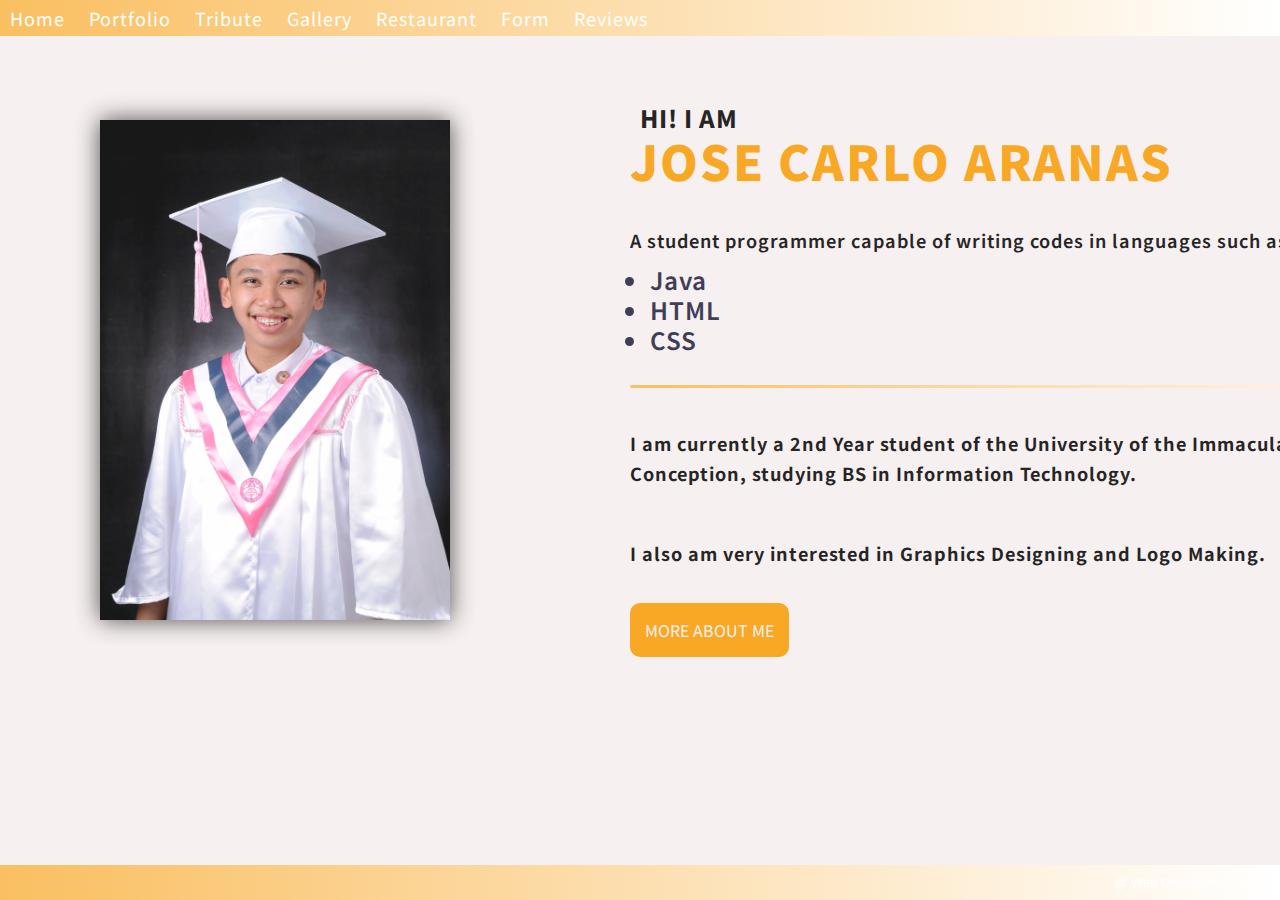
<file: index.html>
<!DOCTYPE html>
<html lang="en">

<head>
    <meta charset="UTF-8">
    <meta http-equiv="X-UA-Compatible" content="IE=edge">
    <meta name="viewport" content="width=device-width, initial-scale=1.0">
    <title>Carlo Aranas - Digital Portfolio</title>
    <link rel="stylesheet" href="index.css">
</head>

<body>
    <section>
        <header>
            <div class="fixed-header">
                <nav>
                    <a href="index.html">Home</a>
                    <a href="https://carloaranas.github.io/josecarloaranas/portfolio.html#">Portfolio</a>
                    <a href="demopages/tribute/tribute.html">Tribute</a>
                    <a href="demopages/gallery/gallery.html">Gallery</a>
                    <a href="demopages/restaurant/myrestaurant.html">Restaurant</a>
                    <a href="demopages/form/vaccination.html">Form</a>
                    <a href="myreviewonecmascript.html">Reviews</a>
                </nav>
            </div>
        </header>
        <tbody>
            <tr>
                <div class="row">
                    <td>
                        <div class="creator-img" class="column">
                            <img src="carlo.jpg" width="350px" height="500px" alt="A picture of Jose Carlo Aranas" />
                        </div>
                    </td>
                    <td>
                        <div class="rectangle" class="column"></div>
                    </td>
                    <td>
                        <div class="column">
                            <p>
                            <h2>HI! I AM</h2>
                            <h1>JOSE CARLO ARANAS</h1>
                            <h3>A student programmer capable of writing codes in languages such as:</h3>
                                <ul>
                                    <li>Java</li>
                                    <li>HTML</li>
                                    <li>CSS</li>
                                </ul>
                            <div class="rectangle2" class="column"></div>
                            <h4>I am currently a 2nd Year student of the University of the Immaculate Conception, studying BS in Information Technology.</h4>
                            <h4>I also am very interested in Graphics Designing and Logo Making.</h4>
                            <div class="rectangle3" class="column"></div>
                            </p>
                            <div id="aboutme">
                                <a href="https://carloaranas.github.io/josecarloaranas/portfolio.html#" class="aboutme">MORE ABOUT ME</a>                               
                            </div>
                        </div>
                    </td>
                </div>
            </tr>

        </tbody>
        <div class="fixed-footer">
            <div class="container">@ Web Development 2021</div>
        </div>
    </section>
</body>

</html>
</file>
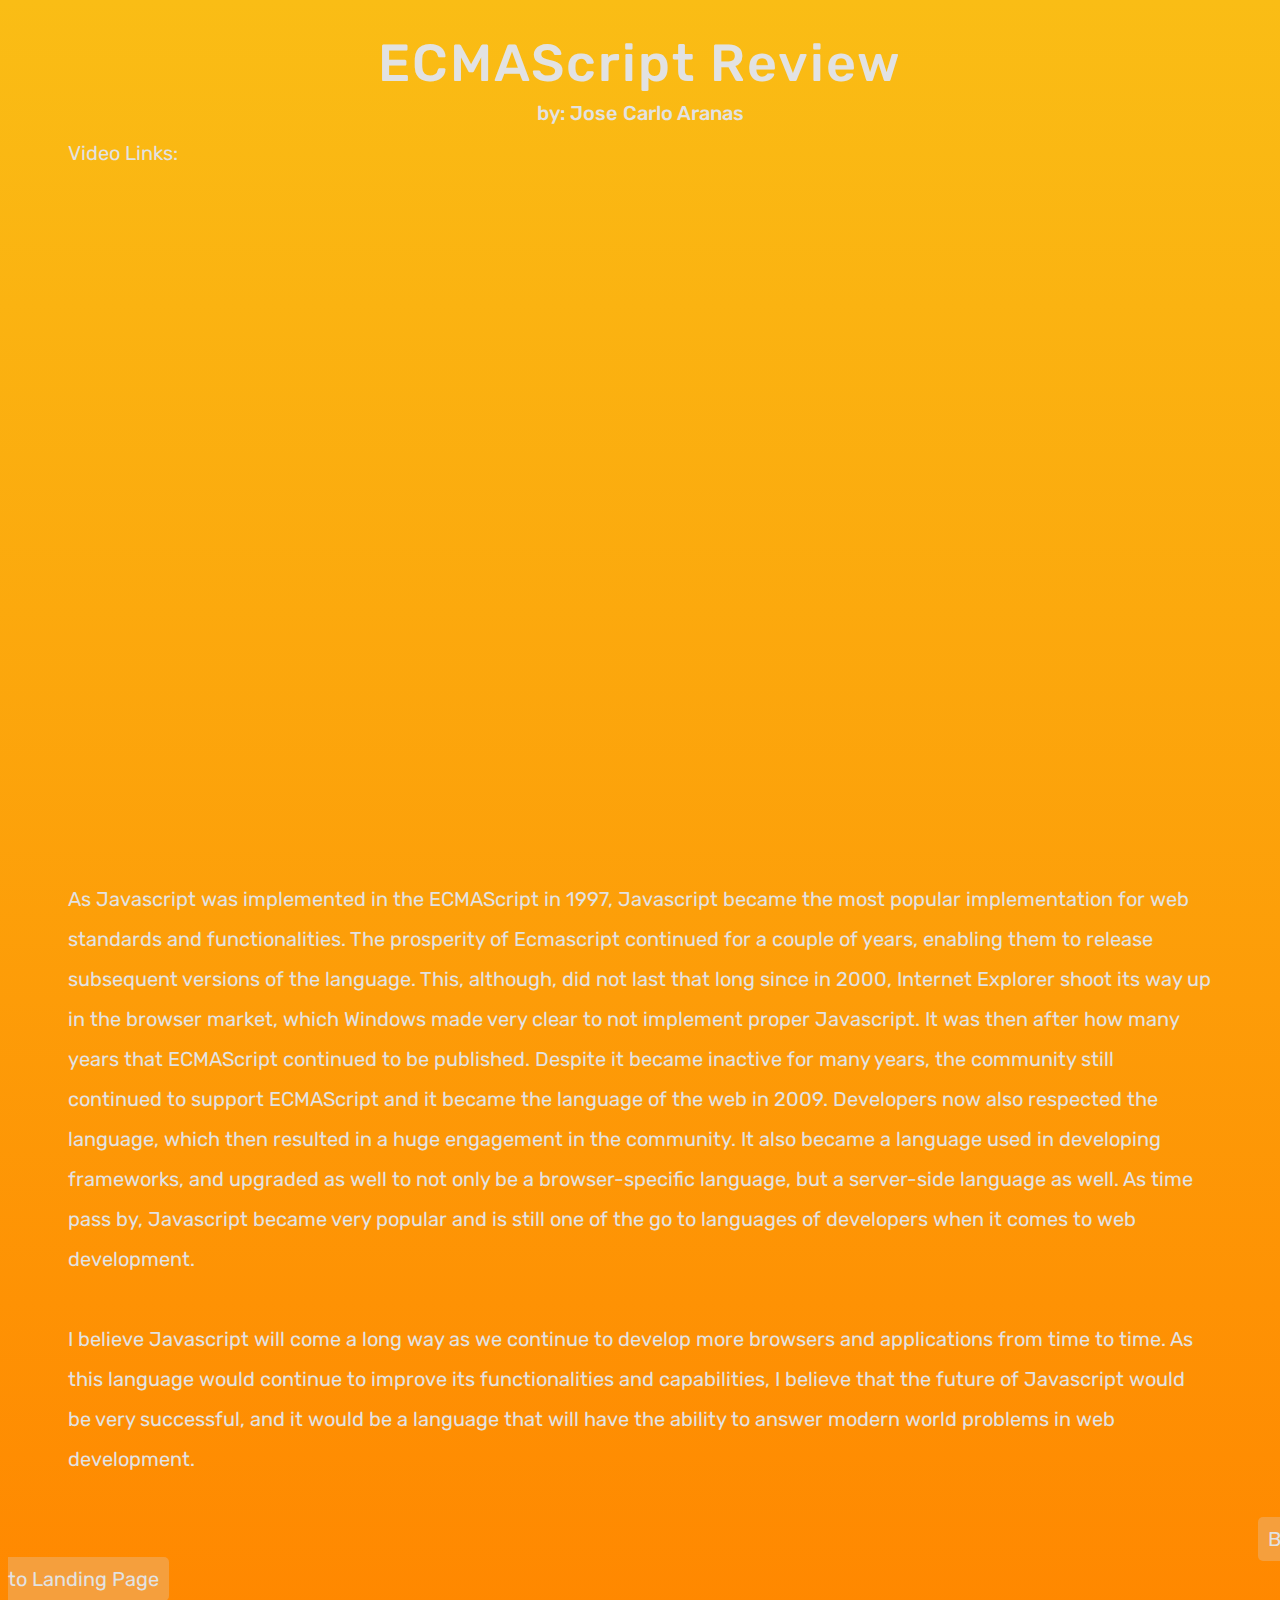
<file: myreviewonecmascript.html>
<!DOCTYPE html>
<html lang="en">
<head>
    <meta charset="UTF-8">
    <meta http-equiv="X-UA-Compatible" content="IE=edge">
    <meta name="viewport" content="width=device-width, initial-scale=1.0">
    <title>ECMAScript Review</title>
    <link rel="stylesheet" href="myreviewonecmascript.css">
</head>

<body>
    <div id="main">
        <h1 id="title">ECMAScript Review</h1>
        <h6 id="creator">by: Jose Carlo Aranas</h6>
    </div>

    <div>
        <h3>Video Links:</h3>
        <iframe width="400px" height="300px" src="https://www.youtube.com/embed/NQUjEo9iqfo" 
        title="YouTube video player" frameborder="0" allow="accelerometer; autoplay; clipboard-write; encrypted-media; gyroscope; picture-in-picture" allowfullscreen=""></iframe>
        <iframe width="400px" height="300px" src="https://www.youtube.com/embed/Nda34efbxhM" 
        title="YouTube video player" frameborder="0" allow="accelerometer; autoplay; clipboard-write; encrypted-media; gyroscope; picture-in-picture" allowfullscreen=""></iframe>
        <iframe width="400px" height="300px" src="https://www.youtube.com/embed/YG4-l3VaOWc" 
        title="YouTube video player" frameborder="0" allow="accelerometer; autoplay; clipboard-write; encrypted-media; gyroscope; picture-in-picture" allowfullscreen=""></iframe>
    </div>

    <p>As Javascript was implemented in the ECMAScript in 1997, Javascript became the most popular implementation for web standards and functionalities. The prosperity of Ecmascript continued for a couple of years, enabling them to release subsequent versions of the language. This, although, did not last that long since in 2000, Internet Explorer shoot its way up in the browser market, which Windows made very clear to not implement proper Javascript. It was then after how many years that ECMAScript continued to be published. Despite it became inactive for many years, the community still continued to support ECMAScript and it became the language of the web in 2009. Developers now also respected the language, which then resulted in a huge engagement in the community. It also became a language used in developing frameworks, and upgraded as well to not only be a browser-specific language, but a server-side language as well. As time pass by, Javascript became very popular and is still one of the go to languages of developers when it comes to web development.</p>
    <p>I believe Javascript will come a long way as we continue to develop more browsers and applications from time to time. As this language would continue to improve its functionalities and capabilities, I believe that the future of Javascript would be very successful, and it would be a language that will have the ability to answer modern world problems in web development.</p>

    <div id="back">
        <a href="index.html">Back to Landing Page</a>
    </div>

</body>

</html>
</file>
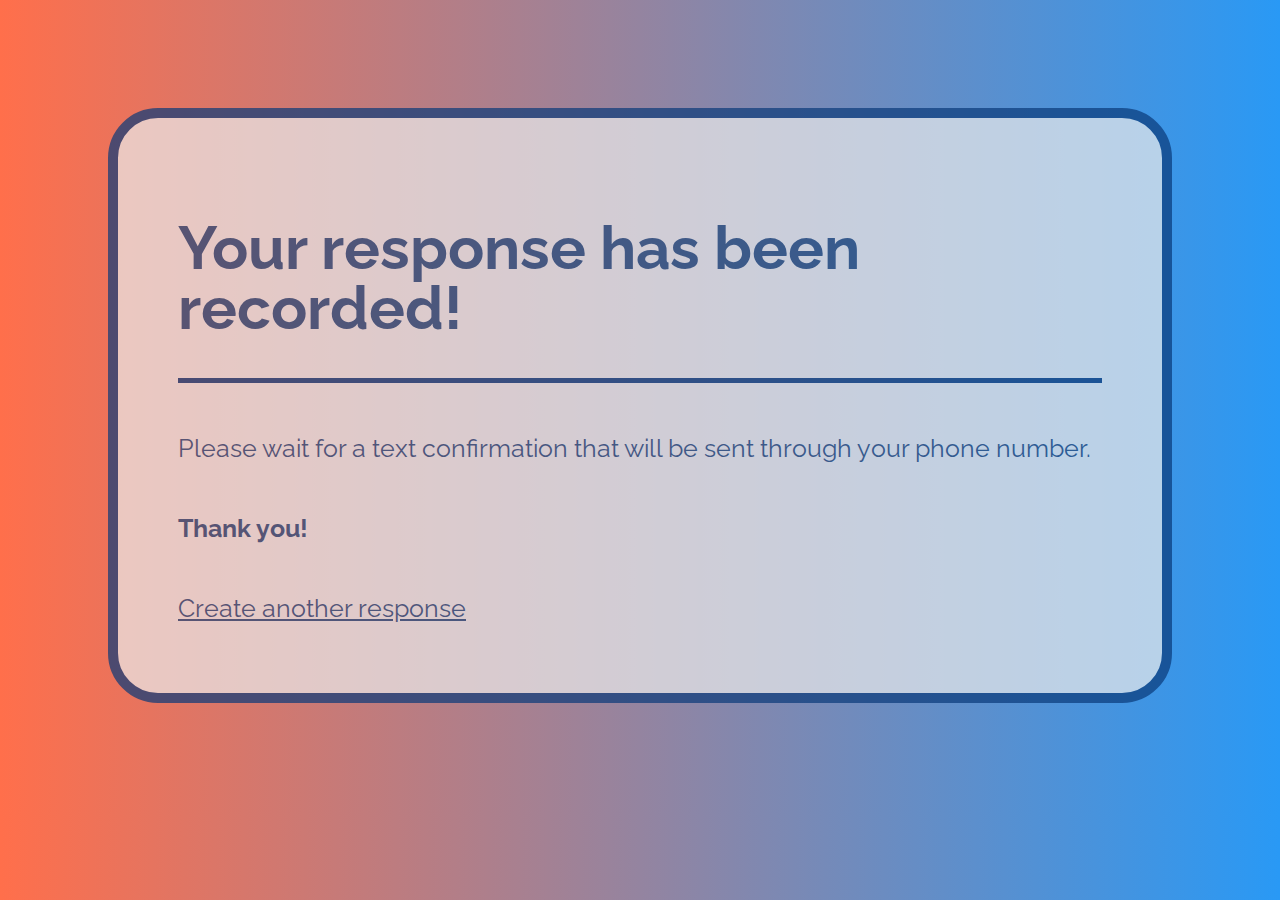
<file: demopages/form/results.html>
<!DOCTYPE html>
<html lang="en">

<head>
    <meta charset="UTF-8">
    <meta http-equiv="X-UA-Compatible" content="IE=edge">
    <meta name="viewport" content="width=device-width, initial-scale=1.0">
    <title>Demo Results</title>
    <link rel="stylesheet" href="vaccination.css">
</head>

<body>
    <form>
        <div>
            <h1>Your response has been recorded!</h1> 
            Please wait for a text confirmation that will be sent through your phone number.            
        </div>
        <div><strong>Thank you!</strong></div>
        <div id="results">
            <a href="vaccination.html">Create another response</a>
        </div>
    </form>
</body>

</html>
</file>
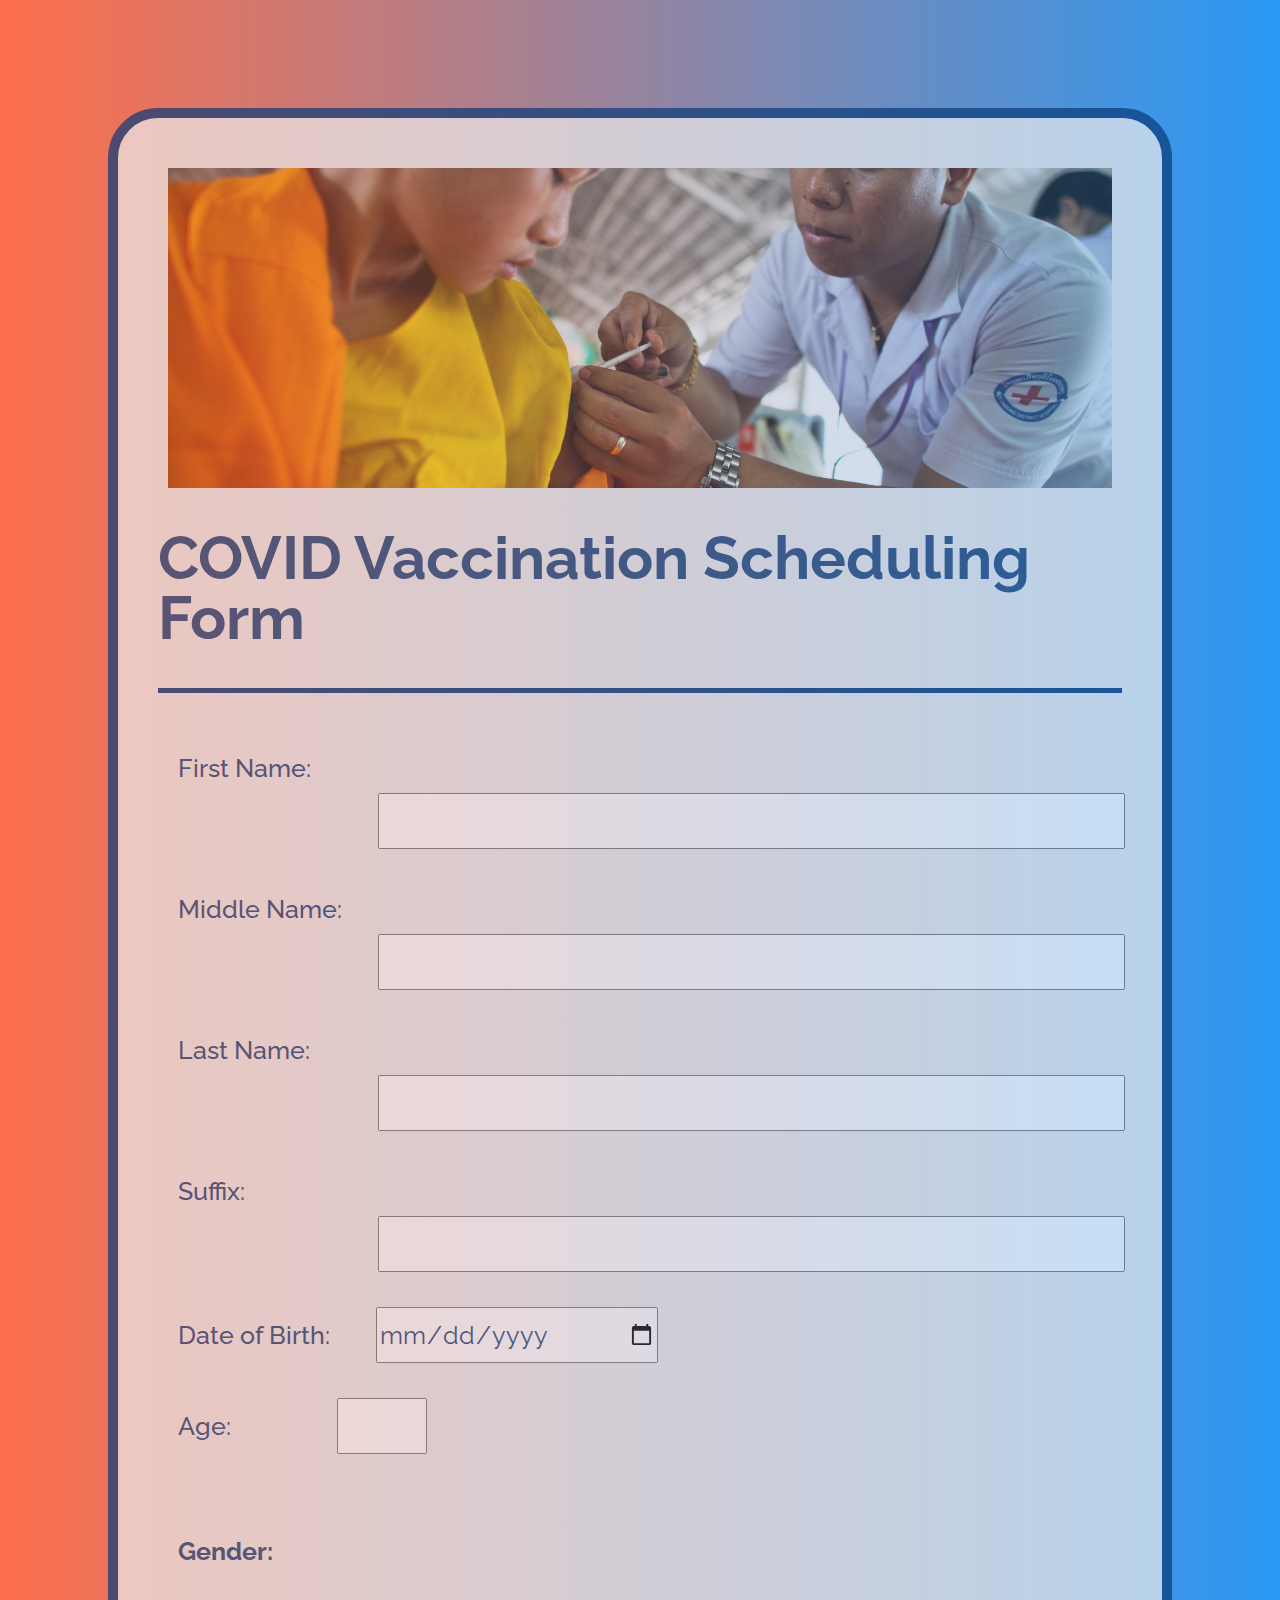
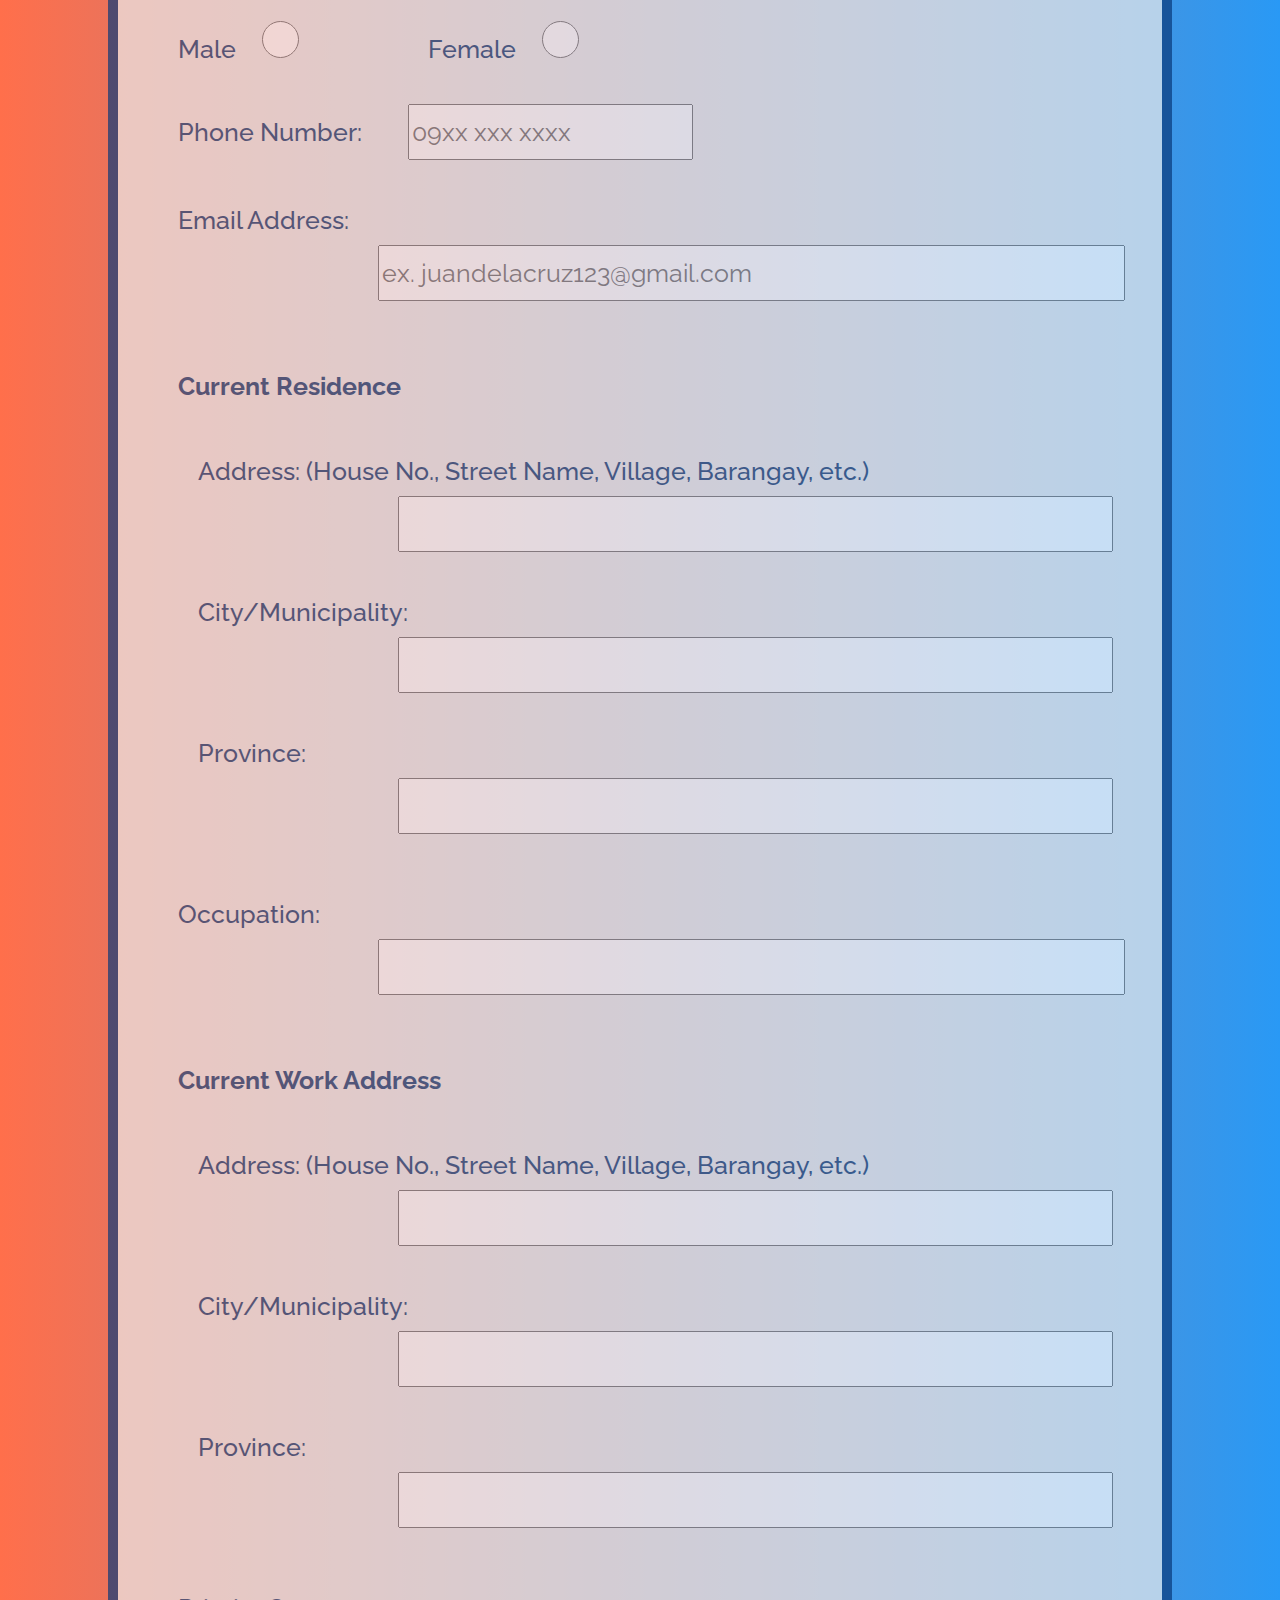
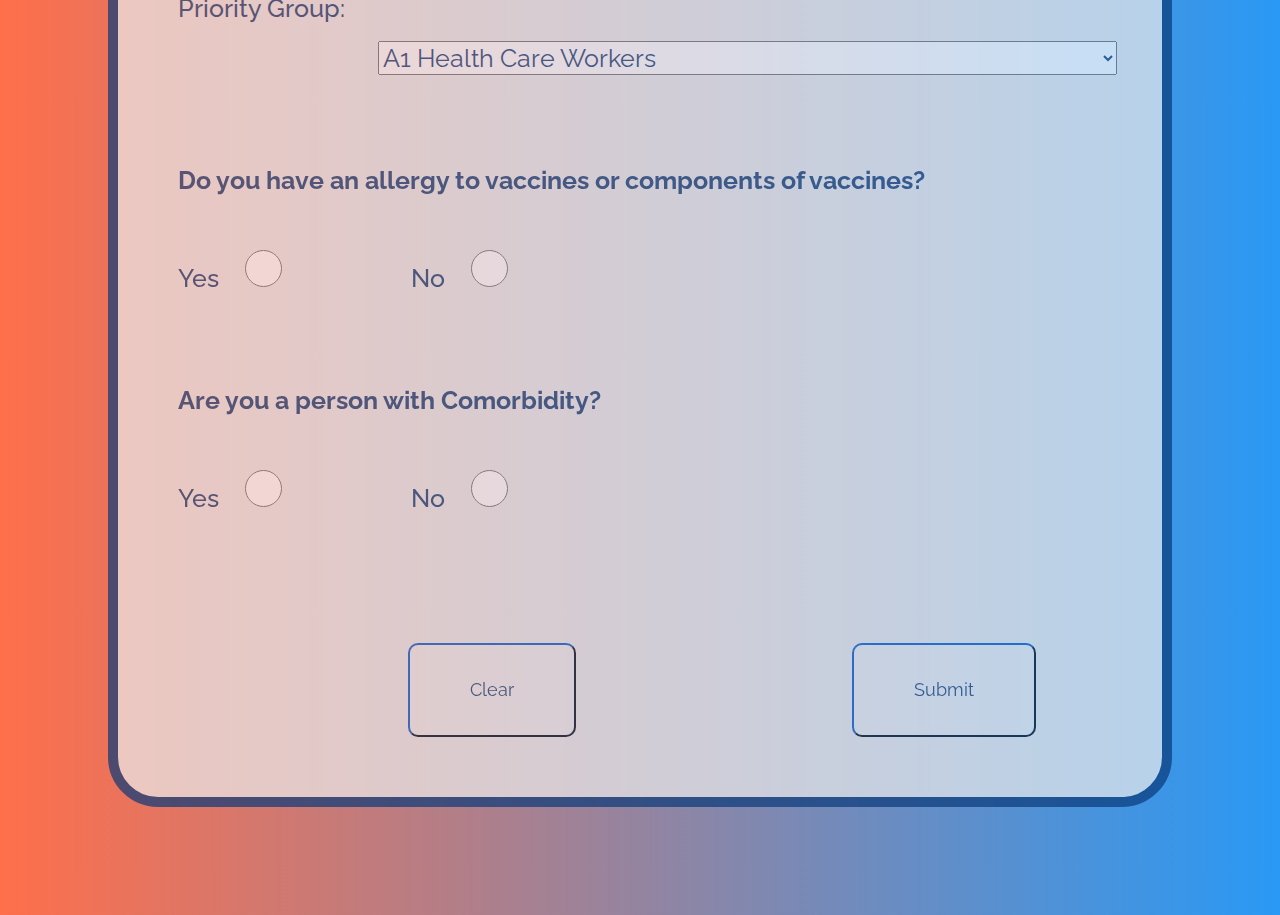
<file: demopages/form/vaccination.html>
<!DOCTYPE html>
<html lang="en">

<head>
    <meta charset="UTF-8">
    <meta http-equiv="X-UA-Compatible" content="IE=edge">
    <meta name="viewport" content="width=device-width, initial-scale=1.0">
    <title>Vaccination Form</title>
    <link rel="stylesheet" href="vaccination.css">
</head>

<body>
    <form action="results.html" method="GET">
        <div class="image">
        </div>

        <h1>COVID Vaccination Scheduling Form</h1>

        <div>
            <label for="first name">First Name:</label>
            <input type="text" name="first name" id="first name" required>
        </div>

        <div>
            <label for="middle name">Middle Name:</label>
            <input type="text" name="middle name" id="middle name" required>
        </div>

        <div>
            <label for="last name">Last Name:</label>
            <input type="text" name="last name" id="last name" required>
        </div>

        <div>
            <label for="suffix">Suffix:</label>
            <input type="text" name="suffix" id="suffix">
        </div>

        <div>
            <label for="date">Date of Birth:</label>
            <input type="date" name="date" id="date" placeholder="username" required>
        </div>

        <div>
            <label for="age">Age:</label>
            <input type="number" name="age" id="age" min="1" max="150" step="1" required>
        </div>

        <div>
            <h5>Gender:</h5>
            <label for="male">Male</label>
            <input type="radio" name="gender" id="male" value="male">
            <label for="female">Female</label>
            <input type="radio" name="gender" id="female" value="female">
        </div>

        <div>
            <label for="phone">Phone Number:</label>
            <input type="tel" name="phone" id="phone" placeholder="09xx xxx xxxx" required>
        </div>

        <div>
            <label for="email">Email Address:</label>
            <input type="email" name="email" id="email" placeholder="ex. juandelacruz123@gmail.com" required>
        </div>

        <div>
            <h3>Current Residence</h3>

            <div>
                <label for="address">Address: (House No., Street Name, Village, Barangay, etc.)</label>
                <input type="text" name="address" id="address" required>
            </div>

            <div>
                <label for="city/municipality">City/Municipality:</label>
                <input type="text" name="city/municipality" id="city/municipality" required>
            </div>

            <div>
                <label for="province">Province:</label>
                <input type="text" name="province" id="province" required>
            </div>

        </div>

        <div>
            <label for="occupation">Occupation:</label>
            <input type="text" name="occupation" id="occupation" required>
        </div>

        <div>
            <h3>Current Work Address</h3>

            <div>
                <label for="work address">Address: (House No., Street Name, Village, Barangay, etc.)</label>
                <input type="text" name="work address" id="work address" required>
            </div>

            <div>
                <label for="work city/municipality">City/Municipality:</label>
                <input type="text" name="work city/municipality" id="work city/municipality" required>
            </div>

            <div>
                <label for="work province">Province:</label>
                <input type="text" name="work province" id="work province" required>
            </div>

        </div>

        <div>
            <label for="priority group">Priority Group:</label>
            <select type="text" name="priority group" id="priority group" placeholder="Select Priority Group" required>
                <option value="A1">A1 Health Care Workers</option>
                <option value="A2">A2 Senior Citizens</option>
                <option value="A3">A3 Adult with Comorbidity</option>
                <option value="A4">A4 Frontline Personnel in Essential Sector</option>
                <option value="A5">A5 Poor Population</option>
                <option value="B1">B1 Teachers and Social Workers</option>
                <option value="B2">B2 Other Government Workers</option>
                <option value="B3">B3 Other Essential Workers</option>
                <option value="B4">B4 Socio-Demographic Groups</option>
                <option value="B5">B5 Overseas Filipino Workers</option>
                <option value="B6">B6 Other Remaining Workforce</option>
                <option value="C">C Rest of the Population</option>
            </select>    
        </div>

        <div>
            <h5>Do you have an allergy to vaccines or components of vaccines?</h5>
            <label for="yes">Yes</label>
            <input type="radio" name="allergy" id="yes" value="yes">
            <label for="no">No</label>
            <input type="radio" name="allergy" id="no" value="no">
        </div>

        <div>
            <h5>Are you a person with Comorbidity?</h5>
            <label for="yes">Yes</label>
            <input type="radio" name="comorbidity" id="yes" value="yes">
            <label for="no">No</label>
            <input type="radio" name="comorbidity" id="no" value="no">
        </div>

        <button type="reset">Clear</button>

        <button type="submit">Submit</button>

    </form>
</body>

</html>
</file>
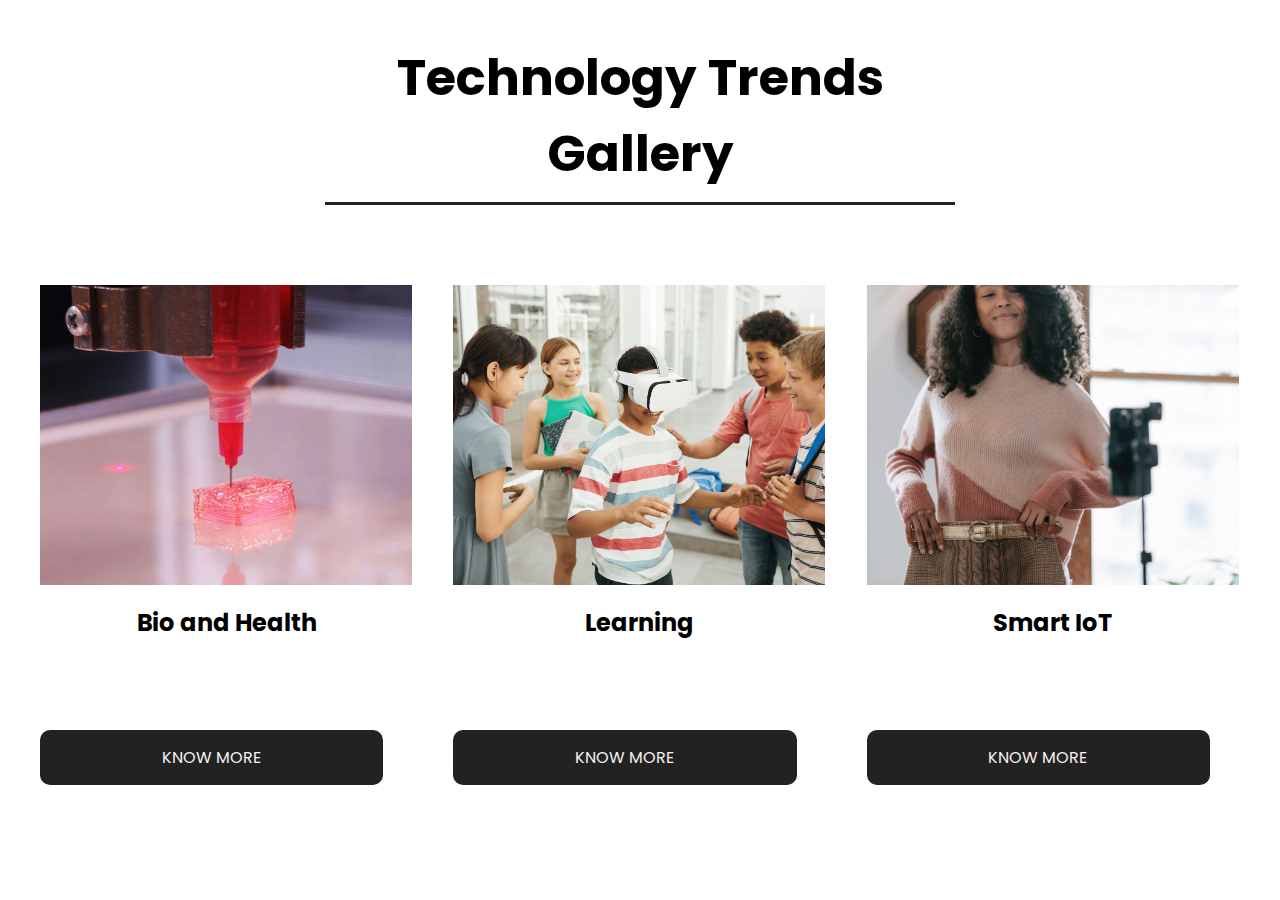
<file: demopages/gallery/gallery.html>
<!DOCTYPE html>
<html lang="en">

<head>
    <title>Techonology Trends Gallery</title>
    <link rel="stylesheet" type="text/css" href="gallery.css">
</head>

<body>
    <div class="container">
        <div class="heading">
            <h3>Technology Trends Gallery</h3>
        </div>

        <section class="items">
            <div class="item">
                <img src="biohealth1.jpg" />
                <h4>Bio and Health</h4>
                <div id="biohealth">
                    <a href="https://carloaranas.github.io/josecarloaranas/demopages/trends/biohealth.html" class="biohealth">KNOW MORE</a>                               
                </div>
            </div>
            
            <div class="item">
                <img src="learning3.jpg" />
                <h4>Learning</h4>
                <div id="learning">
                    <a href="https://carloaranas.github.io/josecarloaranas/demopages/trends/learning.html" class="learning">KNOW MORE</a>                               
                </div>
            </div>
            
            <div class="item">
                <img src="iot2.jpg" />
                <h4>Smart IoT</h4>
                <div id="iot">
                    <a href="https://carloaranas.github.io/josecarloaranas/demopages/trends/iot.html" class="iot">KNOW MORE</a>                               
                </div>
            </div>   
        </section>
    </div>

</body>

</html>
</file>
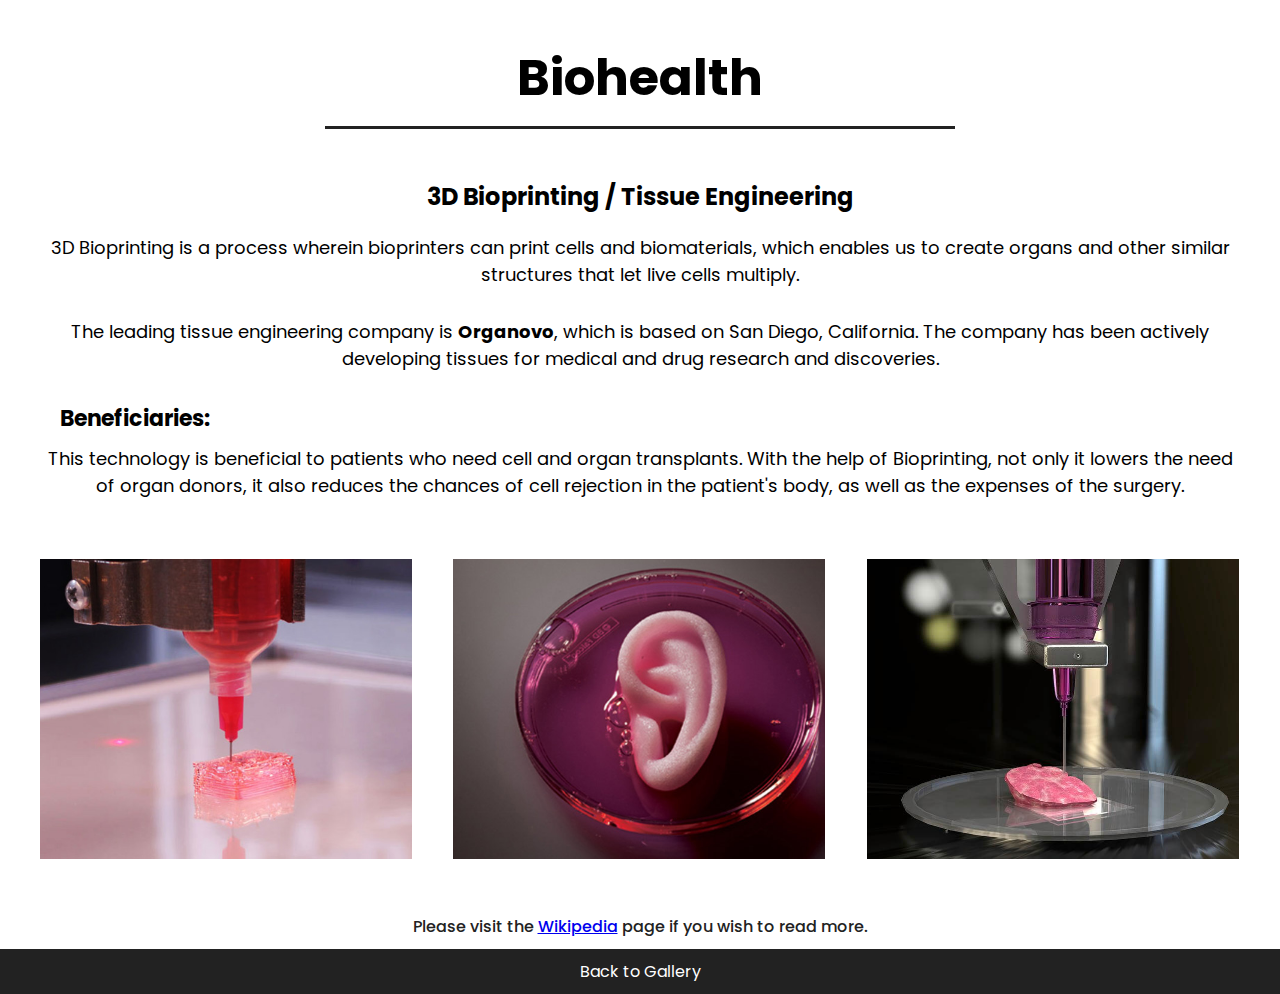
<file: demopages/trends/biohealth.html>
<!DOCTYPE html>
<html lang="en">

<head>
    <title>Bio and Health Technology</title>
    <link rel="stylesheet" type="text/css" href="biohealth.css">
</head>

<body>
    <div class="container">
        <div class="heading">
            <h3>Biohealth</h3>
        </div>

        <div class="info">
            <h4>3D Bioprinting / Tissue Engineering</h4>
            <p>3D Bioprinting is a process wherein bioprinters can print cells and biomaterials, which enables us to create organs and other similar structures that let live cells multiply.</p>
           
            <p>The leading tissue engineering company is <strong>Organovo</strong>, which is based on San Diego, California. The company has been actively developing tissues for medical and drug research and discoveries.</p>
            
            <h5>Beneficiaries:</h5>
            <p>This technology is beneficial to patients who need cell and organ transplants. With the help of Bioprinting, not only it lowers the need of organ donors, it also reduces the chances of cell rejection in the patient's body, as well as the expenses of the surgery.</p>

        </div>

        <section class="items">
            <div class="item">
                <img src="biohealth1.jpg" />
            </div>
            <div class="item">
                <img src="biohealth2.jpg" />
            </div>
            <div class="item">
                <img src="biohealth3.jpg" />
            </div>
        </section>
    </div>

    <footer>Please visit the <a class="wikipedia" href="https://en.wikipedia.org/wiki/3D_bioprinting" id="tribute-link" target="_blank">Wikipedia</a> page if you wish to read more.</footer>

    <div id="back">
        <a href="https://carloaranas.github.io/josecarloaranas/demopages/gallery/gallery.html">Back to Gallery</a>
    </div>

</body>

</html>
</file>
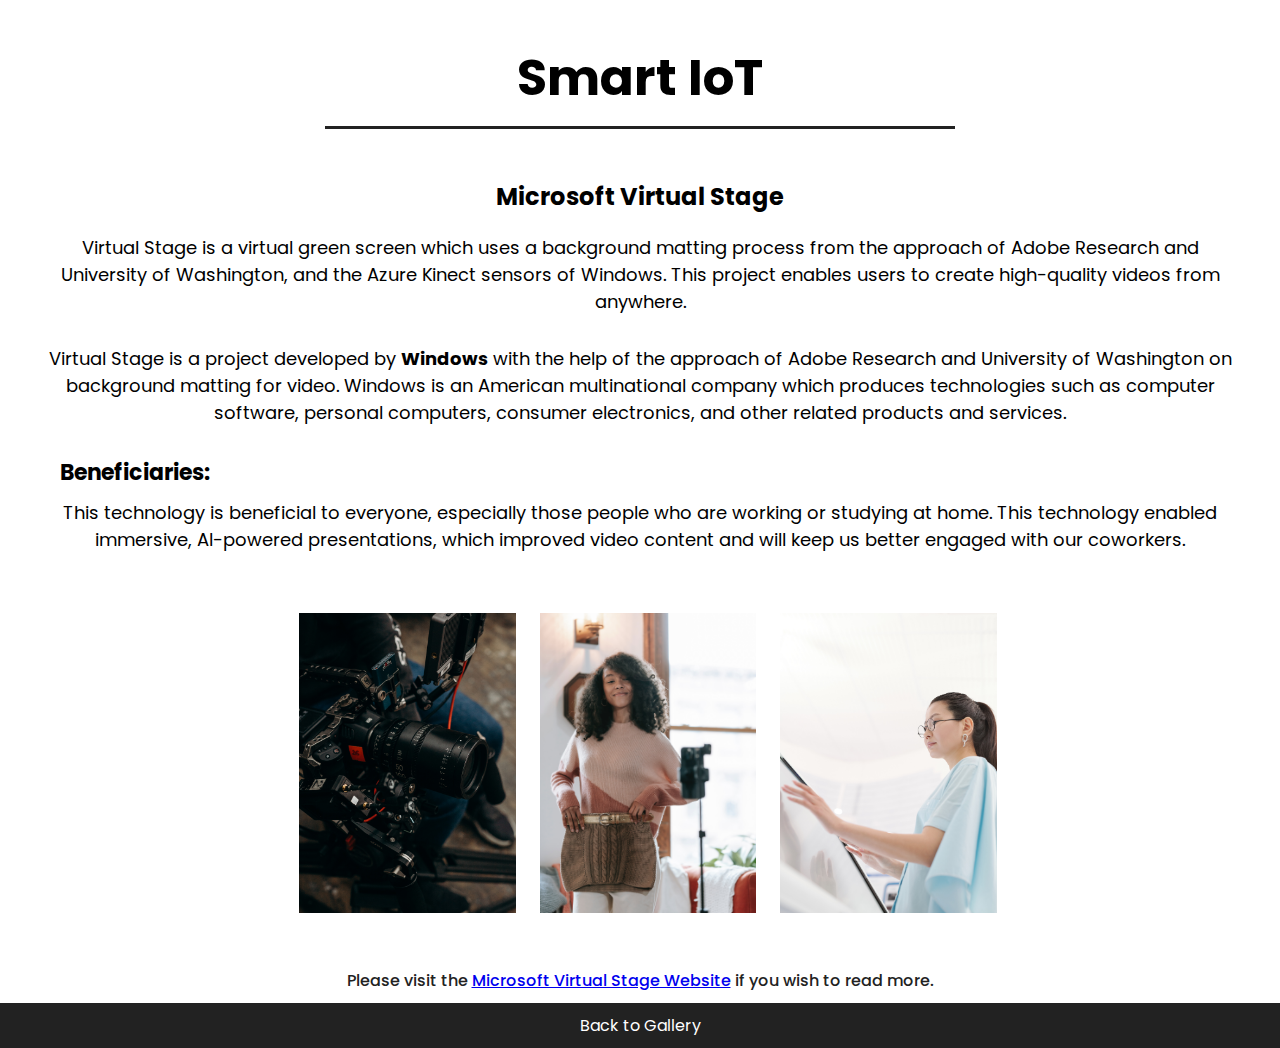
<file: demopages/trends/iot.html>
<!DOCTYPE html>
<html lang="en">

<head>
    <title>Smart IoT Technology</title>
    <link rel="stylesheet" type="text/css" href="iot.css">
</head>

<body>
    <div class="container">
        <div class="heading">
            <h3>Smart IoT</h3>
        </div>

        <div class="info">
            <h4>Microsoft Virtual Stage</h4>
            <p>Virtual Stage is a virtual green screen which uses a background matting process from the approach of Adobe Research and University of Washington, and the Azure Kinect sensors of Windows. This project enables users to create high-quality videos from anywhere.</p>
           
            <p>Virtual Stage is a project developed by <strong>Windows</strong> with the help of the approach of Adobe Research and University of Washington on background matting for video. Windows is an American multinational company which produces technologies such as computer software, personal computers, consumer electronics, and other related products and services.</p>
            
            <h5>Beneficiaries:</h5>
            <p>This technology is beneficial to everyone, especially those people who are working or studying at home. This technology enabled immersive, AI-powered presentations, which improved video content and will keep us better engaged with our coworkers.</p>

        </div>

        <section class="items">
            <div class="item">
                <img src="iot1.jpg" />
            </div>
            <div class="item">
                <img src="iot2.jpg" />
            </div>
            <div class="item">
                <img src="iot3.jpg" />
            </div>
        </section>
    </div>

    <footer>Please visit the <a class="website" href="https://www.microsoft.com/en-us/ai/ai-lab-virtual-stage" id="link" target="_blank">Microsoft Virtual Stage Website</a> if you wish to read more.</footer>

    <div id="back">
        <a href="https://carloaranas.github.io/josecarloaranas/demopages/gallery/gallery.html">Back to Gallery</a>
    </div>

</body>

</html>
</file>
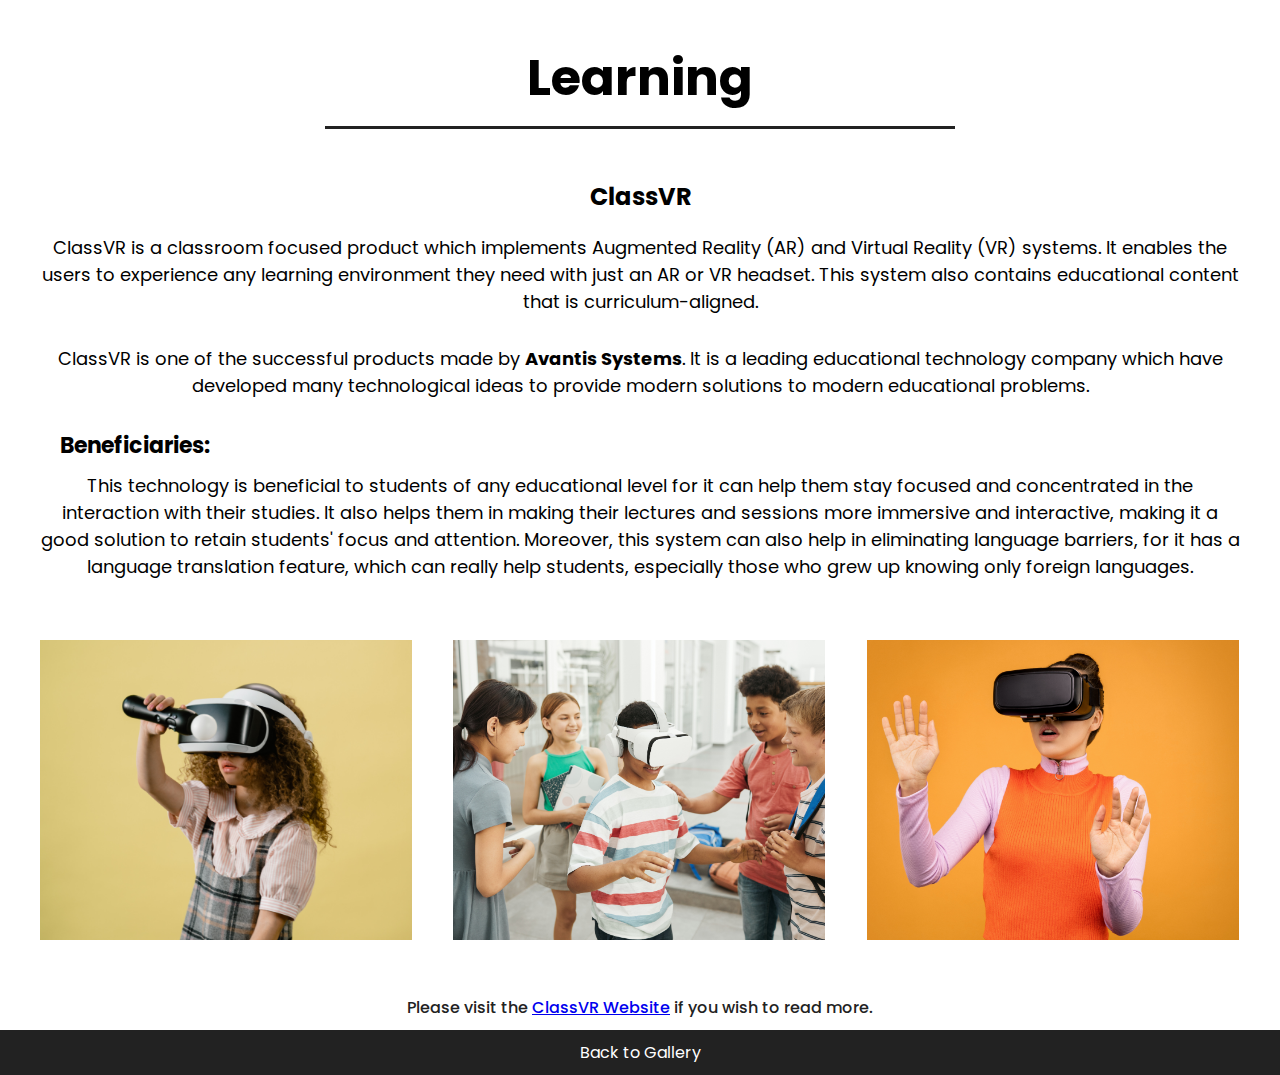
<file: demopages/trends/learning.html>
<!DOCTYPE html>
<html lang="en">

<head>
    <title>Learning Technology</title>
    <link rel="stylesheet" type="text/css" href="learning.css">
</head>

<body>
    <div class="container">
        <div class="heading">
            <h3>Learning</h3>
        </div>

        <div class="info">
            <h4>ClassVR</h4>
            <p>ClassVR is a classroom focused product which implements Augmented Reality (AR) and Virtual Reality (VR) systems. It enables the users to experience any learning environment they need with just an AR or VR headset. This system also contains educational content that is curriculum-aligned.</p>
           
            <p>ClassVR is one of the successful products made by <strong>Avantis Systems</strong>. It is a leading educational technology company which have developed many technological ideas to provide modern solutions to modern educational problems.</p>
            
            <h5>Beneficiaries:</h5>
            <p>This technology is beneficial to students of any educational level for it can help them stay focused and concentrated in the interaction with their studies. It also helps them in making their lectures and sessions more immersive and interactive, making it a good solution to retain students' focus and attention. Moreover, this system can also help in eliminating language barriers, for it has a language translation feature, which can really help students, especially those who grew up knowing only foreign languages.</p>

        </div>

        <section class="items">
            <div class="item">
                <img src="learning1.jpg" />
            </div>
            <div class="item">
                <img src="learning3.jpg" />
            </div>
            <div class="item">
                <img src="learning2.jpg" />
            </div>
        </section>
    </div>

    <footer>Please visit the <a class="website" href="https://www.classvr.com/" id="link" target="_blank">ClassVR Website</a> if you wish to read more.</footer>

    <div id="back">
        <a href="https://carloaranas.github.io/josecarloaranas/demopages/gallery/gallery.html">Back to Gallery</a>
    </div>

</body>

</html>
</file>
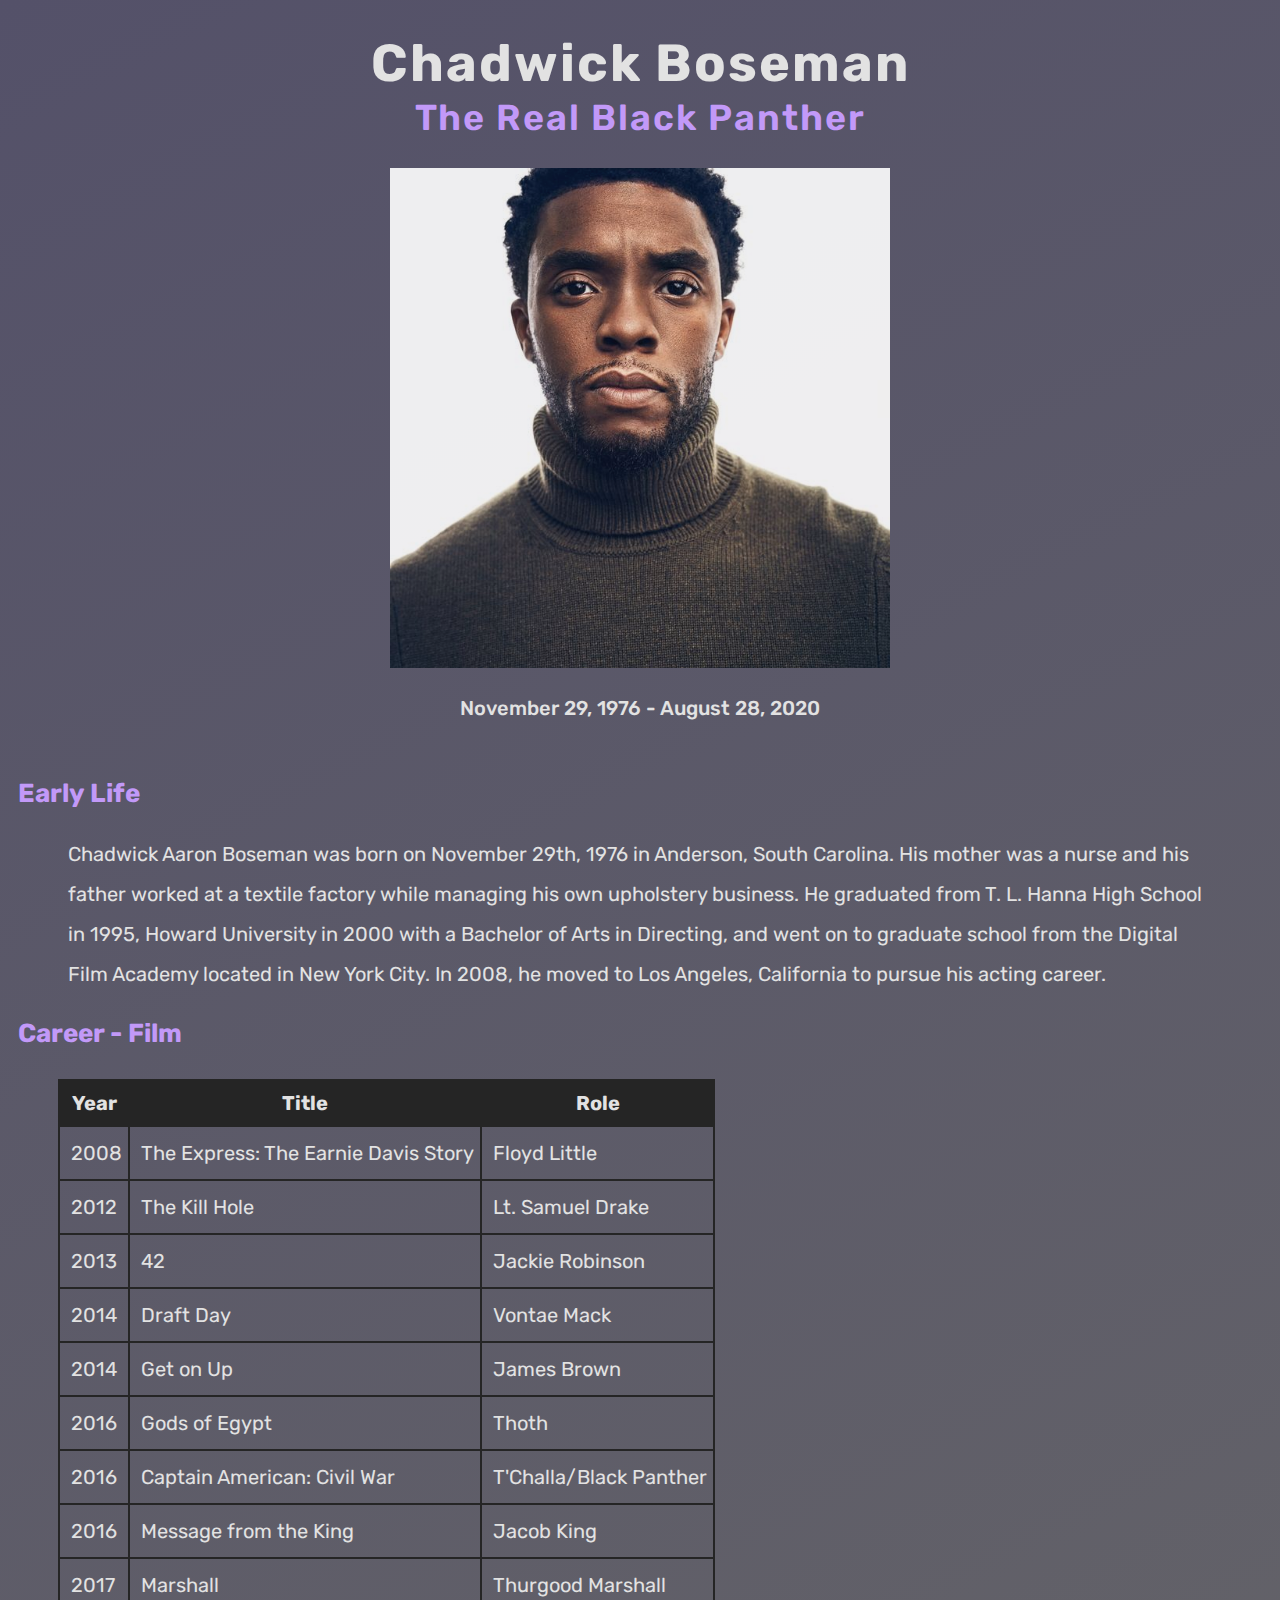
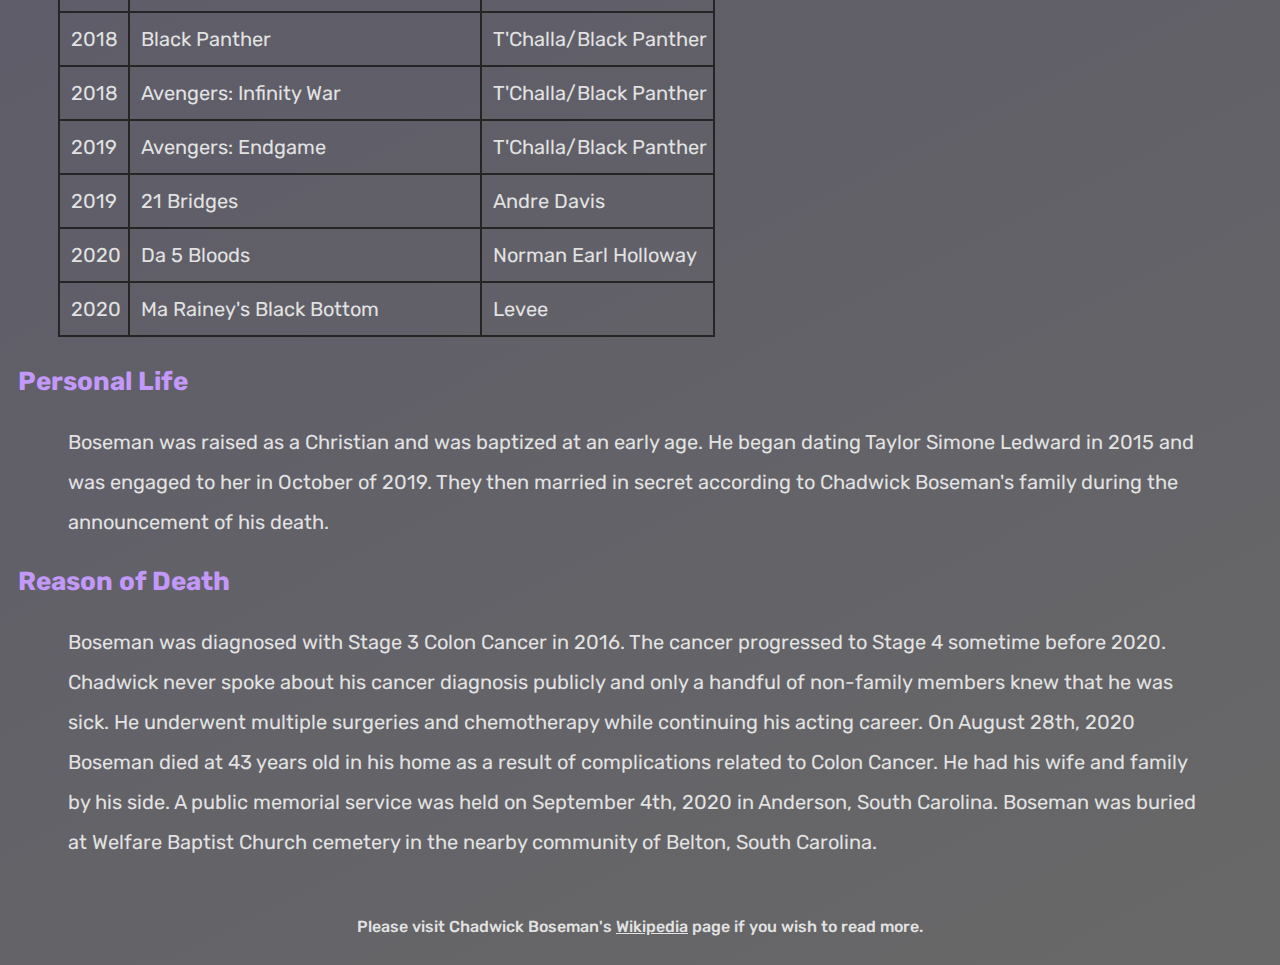
<file: demopages/tribute/tribute.html>
<!DOCTYPE html>
<html lang="en">

<head>
    <meta charset="UTF-8">
    <meta http-equiv="X-UA-Compatible" content="IE=edge">
    <meta name="viewport" content="width=device-width, initial-scale=1.0">
    <title>Chadwick Boseman - Tribute Page</title>
    <link rel="stylesheet" href="tribute.css">
</head>

<body>
    <div id="main">
        <h1 id="title">Chadwick Boseman</h1>
    </div>
      <h2> The Real Black Panther </h2>
    
      <div id="img-div">
        <img id="image" src="chadwick boseman.jpg" alt="A picture of Chadwick Boseman" class="center" />
        <h6 id="img-caption">November 29, 1976 - August 28, 2020</h6>
      </div>
    
      <div id="tribute-info">
        <header>Early Life</header>
        <p> Chadwick Aaron Boseman was born on November 29th, 1976 in Anderson, South Carolina. His mother was a nurse and his father worked at a textile factory while managing his own upholstery business. He graduated from T. L. Hanna High School in 1995, Howard University in 2000 with a Bachelor of Arts in Directing, and went on to graduate school from the Digital Film Academy located in New York City. In 2008, he moved to Los Angeles, California to pursue his acting career.</p>

        <header>Career - Film</header>
    <table class="film">
      <thead>
        <tr>
          <th>Year</th>
          <th>Title</th>
          <th>Role</th>
        </tr>
      </thead>
      <tbody>
        <tr>
          <td>&nbsp;2008</td>
          <td>&nbsp;The Express: The Earnie Davis Story</td>
          <td>&nbsp;Floyd Little</td>
        </tr>
        <tr>
          <td>&nbsp;2012</td>
          <td>&nbsp;The Kill Hole</td>
          <td>&nbsp;Lt. Samuel Drake</td>
        </tr>
        <tr>
          <td>&nbsp;2013</td>
          <td>&nbsp;42</td>
          <td>&nbsp;Jackie Robinson</td>
        </tr>
        <tr>
          <td>&nbsp;2014</td>
          <td>&nbsp;Draft Day</td>
          <td>&nbsp;Vontae Mack</td>
        </tr>
        <tr>
          <td>&nbsp;2014</td>
          <td>&nbsp;Get on Up</td>
          <td>&nbsp;James Brown</td>
        </tr>
        <tr>
          <td>&nbsp;2016</td>
          <td>&nbsp;Gods of Egypt</td>
          <td>&nbsp;Thoth</td>
        </tr>
        <tr>
          <td>&nbsp;2016</td>
          <td>&nbsp;Captain American: Civil War</td>
          <td>&nbsp;T'Challa/Black Panther</td>
        </tr>
        <tr>
          <td>&nbsp;2016</td>
          <td>&nbsp;Message from the King</td>
          <td>&nbsp;Jacob King</td>
        </tr>
        <tr>
          <td>&nbsp;2017</td>
          <td>&nbsp;Marshall</td>
          <td>&nbsp;Thurgood Marshall</td>
        </tr>
        <tr>
          <td>&nbsp;2018</td>
          <td>&nbsp;Black Panther</td>
          <td>&nbsp;T'Challa/Black Panther</td>
        </tr>
        <tr>
          <td>&nbsp;2018</td>
          <td>&nbsp;Avengers: Infinity War</td>
          <td>&nbsp;T'Challa/Black Panther</td>
        </tr>
        <tr>
          <td>&nbsp;2019</td>
          <td>&nbsp;Avengers: Endgame</td>
          <td>&nbsp;T'Challa/Black Panther</td>
        </tr>
        <tr>
          <td>&nbsp;2019</td>
          <td>&nbsp;21 Bridges</td>
          <td>&nbsp;Andre Davis</td>
        </tr>
        <tr>
          <td>&nbsp;2020</td>
          <td>&nbsp;Da 5 Bloods</td>
          <td>&nbsp;Norman Earl Holloway</td>
        </tr>
        <tr>
          <td>&nbsp;2020</td>
          <td>&nbsp;Ma Rainey's Black Bottom</td>
          <td>&nbsp;Levee</td>
        </tr>
      <tbody>
    </table>

        <header>Personal Life</header>
        <p> Boseman was raised as a Christian and was baptized at an early age. He began dating Taylor Simone Ledward in 2015 and was engaged to her in October of 2019. They then married in secret according to Chadwick Boseman's family during the announcement of his death.</p>
        
        <header>Reason of Death</header>
        <p> Boseman was diagnosed with Stage 3 Colon Cancer in 2016. The cancer progressed to Stage 4 sometime before 2020. Chadwick never spoke about his cancer diagnosis publicly and only a handful of non-family members knew that he was sick. He underwent multiple surgeries and chemotherapy while continuing his acting career. On August 28th, 2020 Boseman died at 43 years old in his home as a result of complications related to Colon Cancer. He had his wife and family by his side. A public memorial service was held on September 4th, 2020 in Anderson, South Carolina. Boseman was buried at Welfare Baptist Church cemetery in the nearby community of Belton, South Carolina.</p>
      </div>

      <footer>Please visit Chadwick Boseman's <a href="https://en.wikipedia.org/wiki/Chadwick_Boseman" id="tribute-link" target="_blank">Wikipedia</a> page if you wish to read more.</footer>

    </body>

</html>
</file>
<file: index.css>
@import url('https://fonts.googleapis.com/css2?family=Noto+Sans+TC:wght@100;300;400;500;700;900&family=Poppins:wght@300;400;500;600;700;800;900&display=swap');
* {
    margin: 0px;
    padding: 0px;
    box-sizing: border-box;
    font-family:  "Noto Sans TC", sans-serif;
}

section {
    position: relative;
    width: 100%;
    min-height: 100vh;
    display: flex;
    flex-direction: column;
    justify-content: flex-start;
}

body {
    background: #f7f0f0;
    margin: 0px;
    padding: 0px;
}

nav a:not(#aboutme){
    color: #fff;
    font-size: large;
    padding: 5px 5px;
    margin: 5px;
    display: inline-flexbox;
    text-decoration: none;
    justify-content: right;
    border-radius: 5px;
    letter-spacing: 1px;
    transition: 0.3s;
    transition-property: background;
}

nav a:hover:not(#aboutme) {
    background-color: #575A89;
    padding: 5px 5px;
    margin: 5px;
}

h2 {
    color: #252525;
    margin: 50px 50px 0px 40px;
    padding: 50px 20px 0px 20px;
    font-weight: 800;
    letter-spacing: 1px;
}

h1 {
    color:#F9A826;
    margin-left: 50px;
    margin-bottom: 40px;
    font-weight: 900;
    letter-spacing: 2px;
    line-height: 50px;
    font-size: 48px;
}

h3 {
    color: #252525;
    margin-left: 50px;
    margin-right: 50px;
    margin-bottom: 10px;
    font-weight: 600;
    letter-spacing: 1px;
    line-height: 30px;
    font-size: 18px;
}

ul {
    color: #403E56;
    margin-left: 70px;
    margin-bottom: 30px;
    font-weight: 600;
    letter-spacing: 1px;
    line-height: 30px; 
    font-size: 24px;
}

h4 {
    color: #252525;
    margin-left: 50px;
    margin-bottom: 50px;
    margin-top: 40px;
    margin-right: 50px;
    font-weight: 700;
    letter-spacing: 1px;
    line-height: 30px;
    font-size: 18px;
}

header {
    position: relative;
    top: 10px;
    width: 100%;
    padding: 0px;
    display: flex;
    justify-content: space-between;
    align-items: center;
}

.aboutme {
    margin: 90px 20px 30px 50px;
    padding: 15px;
    color: #f7f0f0;
    background-color: #F9A826;
    text-decoration: none;
    border-radius: 10px;
    transition: 0.3s;
    transition-property: background;
}

.aboutme:hover {
    background: #575A89;
}

.creator-img {
    display: flex;
    justify-content: flex-start;
    padding-top: 50px;
    padding-bottom: 50px;
    margin-top: 70px;
    margin-bottom: 50px;
    margin-left: 100px;
    filter: drop-shadow(0 0 0.75rem #3a3a3a);
    opacity: 90%;
}

.fixed-header, .fixed-footer{
    width: 100%;
    position: fixed;        
    background: linear-gradient(90deg, #FABF61 0%, #FFFFFF 100%);
    color: #fff;
}

.fixed-footer{
    bottom: 0;
    padding: 5px 0;
}

.fixed-header{
    top: 0;
    padding: 5px 0;
}

.container{
    width: 95%;
    margin: 0 auto;
    padding: 5px;
    margin-right: 5px;
    font-family: Helvetica;
    font-size: small;
    text-align: right;
}

.rectangle {
    height: 600px;
    width: 5px;
    background: linear-gradient(90deg, #FABF61 0%, #FFFFFF 100%);
    margin: 50px;
    margin-top: 80px;
    margin-left: 80px;
    border-radius: 3px;
}

.rectangle2 {
    height: 3px;
    width: 825px;
    background: linear-gradient(90deg, #FABF61 0%, #FFFFFF 100%);
    margin: 20px;
    margin-top: 30px;
    margin-left: 50px;
    border-radius: 3px;
}

.rectangle33 {
    height: 100px;
    width: 825px;
    background: linear-gradient(90deg, #FABF61 0%, #FFFFFF 100%);
    margin: 0px;
    margin-top: 60px;
    margin-left: 50px;
}

.row {
    display: flex;
}

.column {
    flex: 50%;
}
</file>
<file: myreviewonecmascript.css>
@import url('https://fonts.googleapis.com/css2?family=Rubik:wght@300;400;500;600;700;800;900&display=swap');

*{
    font-family: "Rubik", serif;
    color: rgb(226, 226, 226);
    font-size: 20px;
    line-height: 40px;
    align-content: center;
    text-justify: auto;
    font-weight: 400;
}

body {
    background: linear-gradient(#fabd15, #ff8800);
  }

  h1 {
    color: rgb(226, 226, 226);
    letter-spacing: 2px;
    font-weight: 500;
    text-align: center;
    font-size: 52px;
    margin-bottom: -10px;
  }

  h6 {
    color: rgb(226, 226, 226);
    text-align: center;
    font-size: 20px;
    margin-top: 20px;
    font-weight: 500;
    margin-bottom: -20px;
  }
  
  p {
    padding-left: 3em;
    padding-right: 3em;
    margin-bottom: 40px;
  }

  h3, iframe {
      margin-left: 60px;
      margin-bottom: 20px;
  }

  a {
    margin-left: 1250px;
    margin-bottom: 500px;
    background-color: #f59f3d;
    padding: 10px;
    border-radius: 5px;
    transition: 0.3s;
    transition-property: background;
    text-decoration: none;
  }

  a:hover {
    background-color: #f1c241;
}
</file>
<file: demopages/form/vaccination.css>
@import url('https://fonts.googleapis.com/css2?family=Raleway:wght@200;300;400;500;600;700;800;900&display=swap');
* {
    font-family: "Raleway", sans-serif;
    color: rgb(36, 36, 36);
    font-size: 25px;
    line-height: 50px;
    align-content: center;
    justify-content: center;
    color: rgb(31, 71, 122);
    display: inline-flexbox;
}

body {
    background: linear-gradient(90deg, #ff6f4b 0%, #2999f5 100%);
}

.image {
    background-image: url("vaccination.jpg");
    background-size: cover;
    background-position: center;
    height: 300px;
}

form {
    background-color: rgb(236, 236, 236);
    border: 10px solid rgb(9, 57, 121);
    border-radius: 50px;
    margin: 100px;
    padding: 40px;
    opacity: 70%;
    justify-content: center;
}

div {
    margin: 10px;
    padding: 10px;
}

label {
    display: inline-flexbox;
    margin-right: 100px; 
    font-weight: 500;
}

select[type=text], input[type=text], input[type=email] {
    width: 80%;
    margin-left: 200px;
    margin-bottom: 5px;
}

input[type=date], input[type=tel], input[type=num] {
    margin-left: -60px;
    width: 30%;
    margin-bottom: 5px;
}

input[type=radio] {
    margin-left: -200px;
    margin-bottom: 5px;
    border: 0px;
    width: 30%;
    height: 1.5em;
}

button {
    margin: 100px 20px 20px 250px;
    padding: 20px 60px;
    font-size: large;
    border-radius: 10px;
    border-color: rgb(9, 57, 121);
    transition: 0.3s;
    transition-property: background;
}

button:hover {
    background-color: rgb(177, 211, 255);
}

h1{
    font-size: 60px;
    padding: 0px 40px 40px 0px;
    border-bottom: 5px solid rgb(9, 57, 121);
    line-height: 60px;
}
</file>
<file: demopages/gallery/gallery.css>
@import url('https://fonts.googleapis.com/css2?family=Poppins:wght@100;200;300;400;500;600;700;800;900&display=swap');

* {
  margin: 0;
  padding: 0;
  box-sizing: border-box;
  font-family: 'Poppins', sans-serif;
}

.container {
  display: flex;
  flex-direction: column;
  justify-content: center;
  align-items: center;
  text-align: center;
  margin: 40px 10px 0 10px;
}

.container .heading {
  width: 50%;
  padding-bottom: 50px;
}

.container .heading h3 {
  font-size: 50px;
  font-weight: bolder;
  padding-bottom: 10px;
  border-bottom: 3px solid #222;
}

.items {
  display: grid;
  grid-template-columns: repeat(3, 1fr);
  padding: 10px 10px;
  grid-column-gap: px;
  grid-row-gap: 10px;
}

.items img {
  width: 90%;
  height: 300px;
  object-fit: cover;
  display: flex;
  justify-content: center;
  margin: 20px;
}

h4 {
    font-size: 24px;
    font-weight: 700;
  }

a {
  margin: 0px;
  display: flex;
  justify-content: center;
  background-color:#222;
  color: white;
  padding: 10px;
  transition: 0.3s;
  transition-property: background;
  text-decoration: none;
}

a:hover {
  background-color: rgb(97, 97, 97);
}

.biohealth, .learning, .iot {
    margin: 90px 50px 30px 20px;
    padding: 15px;
    color: #f7f0f0;
    background-color: #222;
    text-decoration: none;
    border-radius: 10px;
    transition: 0.3s;
    transition-property: background;
}

.biohealth:hover, .learning:hover, iot:hover {
    background: rgb(97, 97, 97);
}

@media only screen and (max-width: 643px) {
.container .heading {
  width: 100%;
}
}
</file>
<file: demopages/trends/biohealth.css>
@import url('https://fonts.googleapis.com/css2?family=Poppins:wght@100;200;300;400;500;600;700;800;900&display=swap');

* {
  margin: 0;
  padding: 0;
  box-sizing: border-box;
  font-family: 'Poppins', sans-serif;
}

h4 {
  font-size: 24px;
  font-weight: 700;
  margin-bottom: 20px;
}

h5 {
  font-size: 22px;
  font-weight: 700;
  margin-left: 50px;
  display: flex;
  justify-content: left;
}

p {
  margin: 10px 30px 30px 30px;
  font-size: 18px;
}

.container {
  display: flex;
  flex-direction: column;
  justify-content: center;
  align-items: center;
  text-align: center;
  margin: 40px 10px 0 10px;
}

.container .heading {
  width: 50%;
  padding-bottom: 50px;
}

.container .heading h3 {
  font-size: 50px;
  font-weight: bolder;
  padding-bottom: 10px;
  border-bottom: 3px solid #222;
}

.items {
  display: grid;
  grid-template-columns: repeat(3, 1fr);
  padding: 10px 10px;
  grid-column-gap: px;
  grid-row-gap: 10px;
}

.items img {
  width: 90%;
  height: 300px;
  object-fit: cover;
  display: flex;
  justify-content: center;
  margin: 20px;
}

a:not(.wikipedia) {
  margin: 0px;
  display: flex;
  justify-content: center;
  background-color:#222;
  color: white;
  padding: 10px;
  transition: 0.3s;
  transition-property: background;
  text-decoration: none;
}

a:not(.wikipedia):hover {
  background-color: rgb(97, 97, 97);
}

footer {
  color: #222;
  width: 100%;
  text-align: center;
  padding-top: 25px;
  padding-bottom: 10px;
  font-weight: 500;
  font-size: 16px;
}

@media only screen and (max-width: 643px) {
.container .heading {
  width: 100%;
}
}
</file>
<file: demopages/trends/iot.css>
@import url('https://fonts.googleapis.com/css2?family=Poppins:wght@100;200;300;400;500;600;700;800;900&display=swap');

* {
  margin: 0;
  padding: 0;
  box-sizing: border-box;
  font-family: 'Poppins', sans-serif;
}

h4 {
  font-size: 24px;
  font-weight: 700;
  margin-bottom: 20px;
}

h5 {
  font-size: 22px;
  font-weight: 700;
  margin-left: 50px;
  display: flex;
  justify-content: left;
}

p {
  margin: 10px 30px 30px 30px;
  font-size: 18px;
}

.container {
  display: flex;
  flex-direction: column;
  justify-content: center;
  align-items: center;
  text-align: center;
  margin: 40px 10px 0 10px;
}

.container .heading {
  width: 50%;
  padding-bottom: 50px;
}

.container .heading h3 {
  font-size: 50px;
  font-weight: bolder;
  padding-bottom: 10px;
  border-bottom: 3px solid #222;
}

.items {
  display: grid;
  grid-template-columns: repeat(3, 1fr);
  padding: 10px 10px;
  grid-column-gap: px;
  grid-row-gap: 10px;
}

.items img {
  width: 90%;
  height: 300px;
  object-fit: cover;
  display: flex;
  justify-content: center;
  margin: 20px;
}

a:not(.website) {
  margin: 0px;
  display: flex;
  justify-content: center;
  background-color:#222;
  color: white;
  padding: 10px;
  transition: 0.3s;
  transition-property: background;
  text-decoration: none;
}

a:not(.website):hover {
  background-color: rgb(97, 97, 97);
}

footer {
  color: #222;
  width: 100%;
  text-align: center;
  padding-top: 25px;
  padding-bottom: 10px;
  font-weight: 500;
  font-size: 16px;
}

@media only screen and (max-width: 643px) {
.container .heading {
  width: 100%;
}
}
</file>
<file: demopages/trends/learning.css>
@import url('https://fonts.googleapis.com/css2?family=Poppins:wght@100;200;300;400;500;600;700;800;900&display=swap');

* {
  margin: 0;
  padding: 0;
  box-sizing: border-box;
  font-family: 'Poppins', sans-serif;
}

h4 {
  font-size: 24px;
  font-weight: 700;
  margin-bottom: 20px;
}

h5 {
  font-size: 22px;
  font-weight: 700;
  margin-left: 50px;
  display: flex;
  justify-content: left;
}

p {
  margin: 10px 30px 30px 30px;
  font-size: 18px;
}

.container {
  display: flex;
  flex-direction: column;
  justify-content: center;
  align-items: center;
  text-align: center;
  margin: 40px 10px 0 10px;
}

.container .heading {
  width: 50%;
  padding-bottom: 50px;
}

.container .heading h3 {
  font-size: 50px;
  font-weight: bolder;
  padding-bottom: 10px;
  border-bottom: 3px solid #222;
}

.items {
  display: grid;
  grid-template-columns: repeat(3, 1fr);
  padding: 10px 10px;
  grid-column-gap: px;
  grid-row-gap: 10px;
}

.items img {
  width: 90%;
  height: 300px;
  object-fit: cover;
  display: flex;
  justify-content: center;
  margin: 20px;
}

a:not(.website) {
  margin: 0px;
  display: flex;
  justify-content: center;
  background-color:#222;
  color: white;
  padding: 10px;
  transition: 0.3s;
  transition-property: background;
  text-decoration: none;
}

a:not(.website):hover {
  background-color: rgb(97, 97, 97);
}

footer {
  color: #222;
  width: 100%;
  text-align: center;
  padding-top: 25px;
  padding-bottom: 10px;
  font-weight: 500;
  font-size: 16px;
}

@media only screen and (max-width: 643px) {
.container .heading {
  width: 100%;
}
}
</file>
<file: demopages/tribute/tribute.css>
@import url('https://fonts.googleapis.com/css2?family=Rubik:wght@300;400;500;600;700;800;900&display=swap');

*{
    font-family: "Rubik", serif;
    color: rgb(226, 226, 226);
    font-size: 20px;
    line-height: 40px;
    align-content: center;
}

body {
    background-color: #a8a8a8;
    background: linear-gradient(333deg, #686868 0%, #545169 100%);
  }
  
  header {
    font-size: 26px;
    font-weight: bold;
    width: 100%;
    padding-left: 10px;
    color: #c299f8;
  }
  h1 {
    color: rgb(226, 226, 226);
    letter-spacing: 2px;
    font-weight: 700;
    text-align: center;
    font-size: 52px;
    margin-bottom: -15px;
  }
  
  h2 {
    color: #c299f8;
    letter-spacing: 2px;
    text-align: center;
    font-size: 36px;
    font-weight: 600;
  }
  
  h6 {
    text-align: center;
    font-size: 20px;
    margin-top: 20px;
    font-weight: 500;
  }
  
  p {
    padding-left: 3em;
    padding-right: 3em;
  }
  
  .film {
    border: 2px solid rgb(37, 37, 37);
    border-collapse: collapse;
  }
  .film th {
    border: 2px solid rgb(37, 37, 37);
    padding: 2px;
    background: rgb(37, 37, 37);
  }
  .film td {
    border: 2px solid rgb(37, 37, 37);
    padding: 6px;
  }
  
  table {
    margin: 25px 25px 25px 50px;
    align-content: center;
  }
  
  .center {
    display: block;
    margin-left: auto;
    margin-right: auto;
    width: 50%;
  }
  
  #image {
    display: block;
    max-width: 100%;
    width: 500px;
    height: 500px;
    opacity: 90%;
  }

  footer, a {
    color: rgb(226, 226, 226);
    width: 100%;
    text-align: center;
    padding-top: 25px;
    padding-bottom: 10px;
    font-weight: 500;
    font-size: 16px;
  }
</file>
